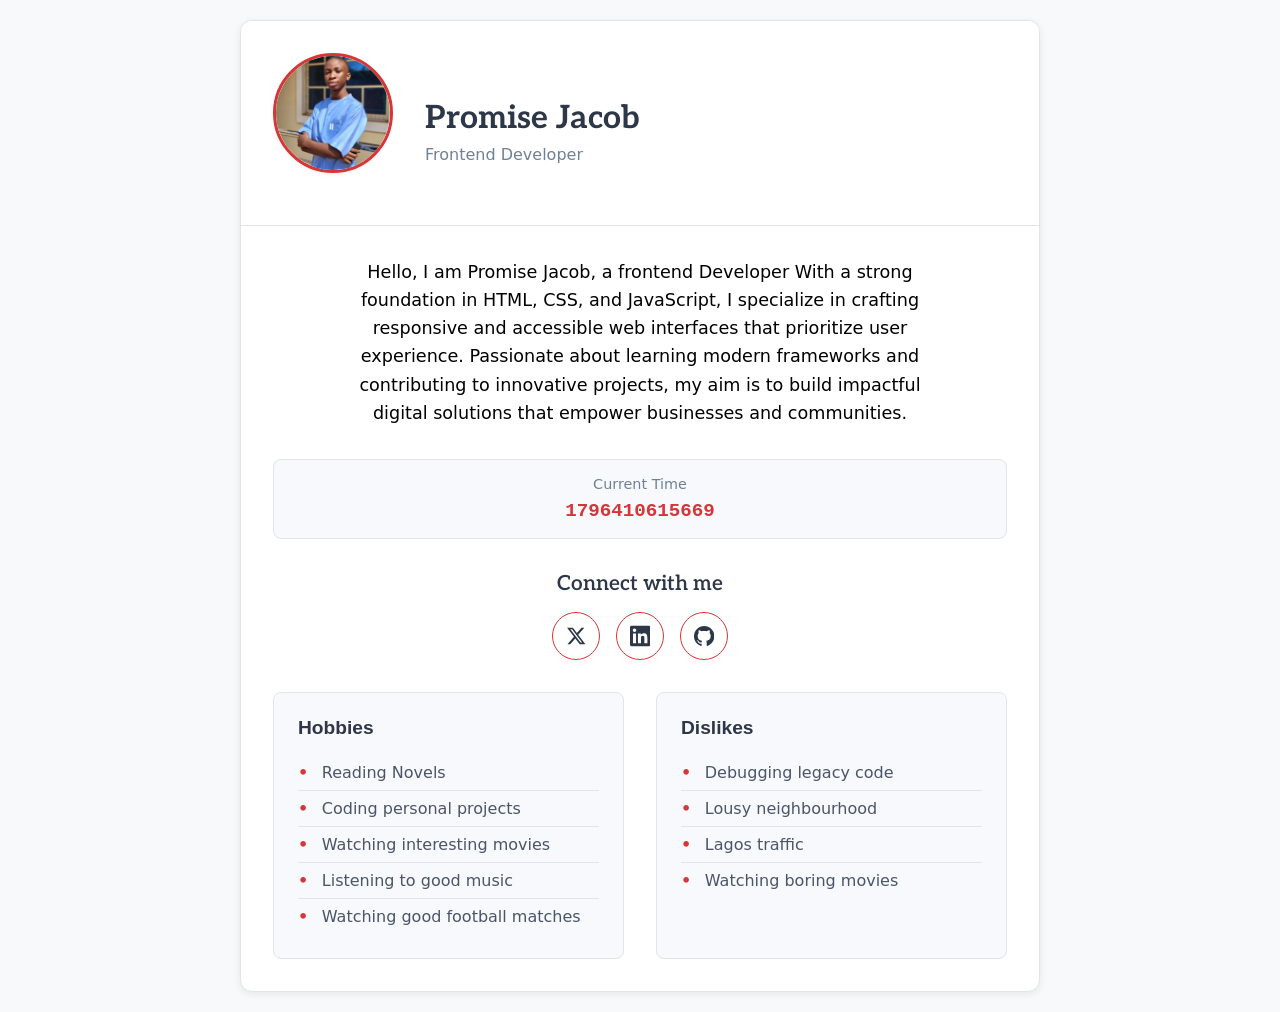
<file: index.html>
<!DOCTYPE html>
<html lang="en">

<head>
    <meta charset="UTF-8">
    <meta name="viewport" content="width=device-width, initial-scale=1.0">
    <title>Profile Card</title>
    <link rel="preconnect" href="https://fonts.googleapis.com">
    <link rel="preconnect" href="https://fonts.gstatic.com" crossorigin>
    <link href="https://fonts.googleapis.com/css2?family=Aleo:wght@400;700&display=swap" rel="stylesheet">
    <link rel="stylesheet" href="style.css">
</head>

<body>
    <article class="profile-card" data-testid="test-profile-card">
        <header class="card-header">
            <div class="avatar-section">
                <figure class="avatar-figure">
                    <img src="./images/promise1.jpg" alt="Profile avatar of Promise Jacob" class="avatar"
                        data-testid="test-user-avatar" tabindex="0">
                </figure>
                <input type="file" id="avatar-upload" accept="image/*" hidden>
            </div>
            <div class="name-section">
                <h2 class="user-name" data-testid="test-user-name">Promise Jacob</h2>
                <p class="user-title">Frontend Developer</p>
            </div>
        </header>
        <div class="card-content">
            <section class="bio-section">
                <p class="user-bio" data-testid="test-user-bio">
                    Hello, I am Promise Jacob, a frontend Developer With a strong foundation in HTML, CSS, and
                    JavaScript, I specialize in crafting responsive and accessible web interfaces that prioritize user
                    experience. Passionate about learning modern frameworks and contributing to innovative projects,
                    my aim is to build impactful digital solutions that empower businesses and communities.
                </p>
            </section>
            <section class="time-section">
                <div class="time-label">Current Time</div>
                <div class="user-time" data-testid="test-user-time" id="current-time"></div>
            </section>
            <nav class="social-nav" data-testid="test-user-social-links">
                <h3>Connect with me</h3>
                <ul class="social-links">
                    <li>
                        <a href="https://twitter.com/thepromzzy" class="social-link" target="_blank"
                            rel="noopener noreferrer" data-testid="test-user-social-twitter" title="Twitter/X">
                            <svg viewBox="0 0 24 24" xmlns="http://www.w3.org/2000/svg">
                                <path
                                    d="M18.244 2.25h3.308l-7.227 8.26 8.502 11.24H16.17l-5.214-6.817L4.99 21.75H1.68l7.73-8.835L1.254 2.25H8.08l4.713 6.231zm-1.161 17.52h1.833L7.084 4.126H5.117z">
                                </path>
                            </svg>
                        </a>
                    </li>
                    <li>
                        <a href="https://www.linkedin.com/in/promiseayodeji" class="social-link" target="_blank"
                            rel="noopener noreferrer" data-testid="test-user-social-linkedin" title="LinkedIn">
                            <svg viewBox="0 0 24 24" xmlns="http://www.w3.org/2000/svg">
                                <path
                                    d="M20.447 20.452h-3.554v-5.569c0-1.328-.027-3.037-1.852-3.037-1.853 0-2.136 1.445-2.136 2.939v5.667H9.351V9h3.414v1.561h.046c.477-.9 1.637-1.85 3.37-1.85 3.601 0 4.267 2.37 4.267 5.455v6.286zM5.337 7.433c-1.144 0-2.063-.926-2.063-2.065 0-1.138.92-2.063 2.063-2.063 1.14 0 2.064.925 2.064 2.063 0 1.139-.925 2.065-2.064 2.065zm1.782 13.019H3.555V9h3.564v11.452zM22.225 0H1.771C.792 0 0 .774 0 1.729v20.542C0 23.227.792 24 1.771 24h20.451C23.2 24 24 23.227 24 22.271V1.729C24 .774 23.2 0 22.222 0h.003z">
                                </path>
                            </svg>
                        </a>
                    </li>
                    <li>
                        <a href="https://github.com/thepromzzy" class="social-link" target="_blank"
                            rel="noopener noreferrer" data-testid="test-user-social-github" title="GitHub">
                            <svg viewBox="0 0 24 24" xmlns="http://www.w3.org/2000/svg">
                                <path
                                    d="M12 .297c-6.63 0-12 5.373-12 12 0 5.303 3.438 9.8 8.205 11.385.6.113.82-.258.82-.577 0-.285-.01-1.04-.015-2.04-3.338.724-4.042-1.61-4.042-1.61C4.422 18.07 3.633 17.7 3.633 17.7c-1.087-.744.084-.729.084-.729 1.205.084 1.838 1.236 1.838 1.236 1.07 1.835 2.809 1.305 3.495.998.108-.776.417-1.305.76-1.605-2.665-.3-5.466-1.332-5.466-5.93 0-1.31.465-2.38 1.235-3.22-.135-.303-.54-1.523.105-3.176 0 0 1.005-.322 3.3 1.23.96-.267 1.98-.399 3-.405 1.02.006 2.04.138 3 .405 2.28-1.552 3.285-1.23 3.285-1.23.645 1.653.24 2.873.12 3.176.765.84 1.23 1.91 1.23 3.22 0 4.61-2.805 5.625-5.475 5.92.42.36.81 1.096.81 2.22 0 1.606-.015 2.896-.015 3.286 0 .315.21.69.825.57C20.565 22.092 24 17.592 24 12.297c0-6.627-5.373-12-12-12">
                                </path>
                            </svg>
                        </a>
                    </li>
                </ul>
            </nav>
            <div class="lists-container">
                <section class="list-section hobbies-section" data-testid="test-user-hobbies">
                    <h3>Hobbies</h3>
                    <ul class="list">
                        <li class="list-item">Reading Novels</li>
                        <li class="list-item">Coding personal projects</li>
                        <li class="list-item">Watching interesting movies</li>
                        <li class="list-item">Listening to good music</li>
                        <li class="list-item">Watching good football matches</li>
                    </ul>
                </section>
                <section class="list-section dislikes-section" data-testid="test-user-dislikes">
                    <h3>Dislikes</h3>
                    <ul class="list">
                        <li class="list-item">Debugging legacy code</li>
                        <li class="list-item">Lousy neighbourhood</li>
                        <li class="list-item">Lagos traffic</li>
                        <li class="list-item">Watching boring movies</li>
                    </ul>
                </section>
            </div>
        </div>
    </article>
    <script src="script.js"></script>
</body>

</html>
</file>
<file: style.css>
* {
  margin: 0;
  padding: 0;
  box-sizing: border-box;
}

body {
  font-family: system-ui, -apple-system, BlinkMacSystemFont, "Segoe UI", Roboto,
    Oxygen, Ubuntu, Cantarell, "Open Sans", "Helvetica Neue", sans-serif;
  background: #f8f9fa;
  min-height: 100vh;
  display: flex;
  flex-direction: column;
  align-items: center;
  padding: 20px;
}

.main-nav {
  background: white;
  border-radius: 8px;
  box-shadow: 0 2px 8px rgba(0, 0, 0, 0.08);
  border: 1px solid #e1e5e9;
  padding: 1rem;
  margin-bottom: 1rem;
  width: 100%;
  max-width: 800px;
}

.nav-links {
  list-style: none;
  display: flex;
  justify-content: center;
  gap: 1.5rem;
}

.nav-link {
  text-decoration: none;
  color: #2d3748;
  font-weight: 500;
  font-size: 1.1rem;
  padding: 0.5rem 1rem;
  border-radius: 6px;
  transition: background 0.3s ease, color 0.3s ease;
}

.nav-link:hover,
.nav-link:focus,
.nav-link.active {
  background: #d63637;
  color: white;
}

.profile-card,
.contact-card,
.about-card {
  background: white;
  border-radius: 12px;
  box-shadow: 0 2px 8px rgba(0, 0, 0, 0.08);
  border: 1px solid #e1e5e9;
  overflow: hidden;
  max-width: 800px;
  width: 100%;
}

.card-header {
  background: #ffffff;
  color: #2d3748;
  padding: 2rem;
  text-align: center;
  border-bottom: 1px solid #e1e5e9;
}

@media (min-width: 769px) {
  .card-header {
    display: flex;
    align-items: center;
    gap: 2rem;
    text-align: left;
    padding: 2rem;
  }
  .avatar-section {
    margin-bottom: 0;
    flex-shrink: 0;
  }
  .name-section {
    flex: 1;
  }
  .user-name {
    margin: 0 0 0.5rem 0;
  }
  .user-title {
    margin: 0;
  }
}

.avatar-section {
  margin-bottom: 1rem;
}

.avatar-figure {
  margin: 0;
  display: inline-block;
}

.avatar {
  width: 120px;
  height: 120px;
  border-radius: 50%;
  border: 3px solid #d63637;
  object-fit: cover;
  box-shadow: 0 2px 4px rgba(0, 0, 0, 0.05);
  cursor: pointer;
  transition: transform 0.2s;
}

.avatar:hover,
.avatar:focus {
  transform: scale(1.05);
}

.user-name {
  font-family: "Aleo", serif;
  font-size: 2rem;
  font-weight: 700;
  margin: 1rem 0 0.5rem 0;
  color: #2d3748;
}

.user-title {
  font-size: 1rem;
  color: #718096;
  margin: 0.5rem 0 0 0;
  font-weight: 500;
}

.card-content {
  padding: 2rem;
}

.bio-section {
  margin-bottom: 2rem;
}

.user-bio {
  font-size: 1.1rem;
  line-height: 1.6;
  color: black;
  text-align: center;
  max-width: 600px;
  margin: 0 auto;
}

.time-section {
  background: #f7f9fc;
  border: 1px solid #e1e5e9;
  border-radius: 8px;
  padding: 1rem;
  margin: 1.5rem 0;
  text-align: center;
}

.time-label {
  font-size: 0.9rem;
  color: #718096;
  margin-bottom: 0.5rem;
}

.user-time {
  font-size: 1.2rem;
  font-weight: bold;
  color: #d63637;
  font-family: "Courier New", monospace;
}

.social-nav {
  margin: 2rem 0;
  text-align: center;
}

.social-nav h3 {
  font-family: "Aleo", serif;
  color: #2d3748;
  margin-bottom: 1rem;
  font-size: 1.3rem;
  font-weight: 600;
}

.social-links {
  list-style: none;
  display: flex;
  gap: 1rem;
  justify-content: center;
  flex-wrap: wrap;
}

.social-link {
  background: white;
  color: #2d3748;
  padding: 0.8rem;
  text-decoration: none;
  border-radius: 50%;
  transition: all 0.3s ease;
  font-weight: 500;
  display: inline-flex;
  align-items: center;
  justify-content: center;
  border: 1px solid #d63637;
  width: 48px;
  height: 48px;
}

.social-link svg {
  width: 24px;
  height: 24px;
  fill: currentColor;
}

.social-link:hover,
.social-link:focus {
  background: #d63637;
  transform: translateY(-1px);
}

.lists-container {
  display: grid;
  grid-template-columns: 1fr 1fr;
  gap: 2rem;
  margin-top: 2rem;
}

.list-section {
  background: #f7f9fc;
  border-radius: 8px;
  padding: 1.5rem;
  border: 1px solid #e1e5e9;
  transition: border-color 0.3s ease;
}

.list-section:hover {
  border-color: #d63637;
}

.list-section h3 {
  font-family: Verdana, Geneva, Tahoma, sans-serif;
  color: #2d3748;
  margin-bottom: 1rem;
  font-size: 1.2rem;
  font-weight: 600;
  display: flex;
  align-items: center;
  gap: 0.5rem;
}

.list {
  list-style: none;
}

.list-item {
  padding: 0.5rem 0;
  border-bottom: 1px solid #e1e5e9;
  color: #4a5568;
  transition: color 0.2s ease;
}

.list-item:last-child {
  border-bottom: none;
}

.list-item:hover {
  color: #d63637;
}

.list-item::before {
  content: "• ";
  color: #d63637;
  font-weight: bold;
  margin-right: 0.5rem;
}

.contact-title,
.about-title {
  font-family: "Aleo", serif;
  font-size: 2rem;
  color: #2d3748;
  text-align: center;
  margin: 2rem 0 1.5rem;
}

.contact-card,
.about-card {
  padding: 2rem;
}

.form-group {
  margin-bottom: 1.5rem;
}

.form-label {
  display: block;
  font-size: 1rem;
  color: #2d3748;
  margin-bottom: 0.5rem;
  font-weight: 500;
}

.form-input {
  width: 100%;
  padding: 0.75rem;
  border: 1px solid #e1e5e9;
  border-radius: 6px;
  font-size: 1rem;
  color: #2d3748;
  transition: border-color 0.3s ease;
}

.form-input:focus {
  outline: none;
  border-color: #d63637;
  box-shadow: 0 0 0 3px rgba(214, 54, 55, 0.1);
}

.form-input[aria-invalid="true"] {
  border-color: #d63637;
}

textarea.form-input {
  min-height: 120px;
  resize: vertical;
}

.error-message {
  color: #d63637;
  font-size: 0.9rem;
  margin-top: 0.25rem;
}

.success-message {
  color: #2d3748;
  font-size: 1.1rem;
  text-align: center;
  margin-top: 1rem;
  background: #f7f9fc;
  padding: 1rem;
  border-radius: 6px;
  border: 1px solid #e1e5e9;
}

.form-submit {
  background: #d63637;
  color: white;
  border: none;
  padding: 0.75rem 1.5rem;
  border-radius: 6px;
  font-size: 1rem;
  font-weight: 500;
  cursor: pointer;
  transition: background 0.3s ease;
}

.form-submit:hover,
.form-submit:focus {
  background: #b32d2e;
}

.about-section {
  margin-bottom: 2rem;
}

.about-section h2 {
  font-family: "Aleo", serif;
  font-size: 1.5rem;
  color: #2d3748;
  margin-bottom: 0.75rem;
}

.about-section p {
  font-size: 1.1rem;
  line-height: 1.6;
  color: #4a5568;
}

@media (max-width: 768px) {
  body {
    padding: 10px;
  }
  .card-header,
  .contact-card,
  .about-card {
    padding: 1.5rem;
  }
  .user-name,
  .contact-title,
  .about-title {
    font-size: 1.5rem;
  }
  .avatar {
    width: 100px;
    height: 100px;
  }
  .card-content {
    padding: 1.5rem;
  }
  .lists-container {
    grid-template-columns: 1fr;
    gap: 1.5rem;
  }
  .social-links {
    justify-content: center;
  }
  .social-link {
    width: 48px;
    height: 48px;
  }
  .nav-links {
    flex-direction: column;
    align-items: center;
  }
}

@media (max-width: 480px) {
  .card-header,
  .contact-card,
  .about-card {
    padding: 1rem;
  }
  .user-name,
  .contact-title,
  .about-title {
    font-size: 1.3rem;
  }
  .avatar {
    width: 80px;
    height: 80px;
  }
  .user-bio,
  .about-section p {
    font-size: 1rem;
  }
  .social-link {
    width: 48px;
    height: 48px;
  }
}

@media (prefers-contrast: high) {
  .profile-card,
  .contact-card,
  .about-card {
    border: 2px solid #000;
  }
  .social-link,
  .form-input,
  .form-submit {
    border: 2px solid #000;
  }
}
</file>
